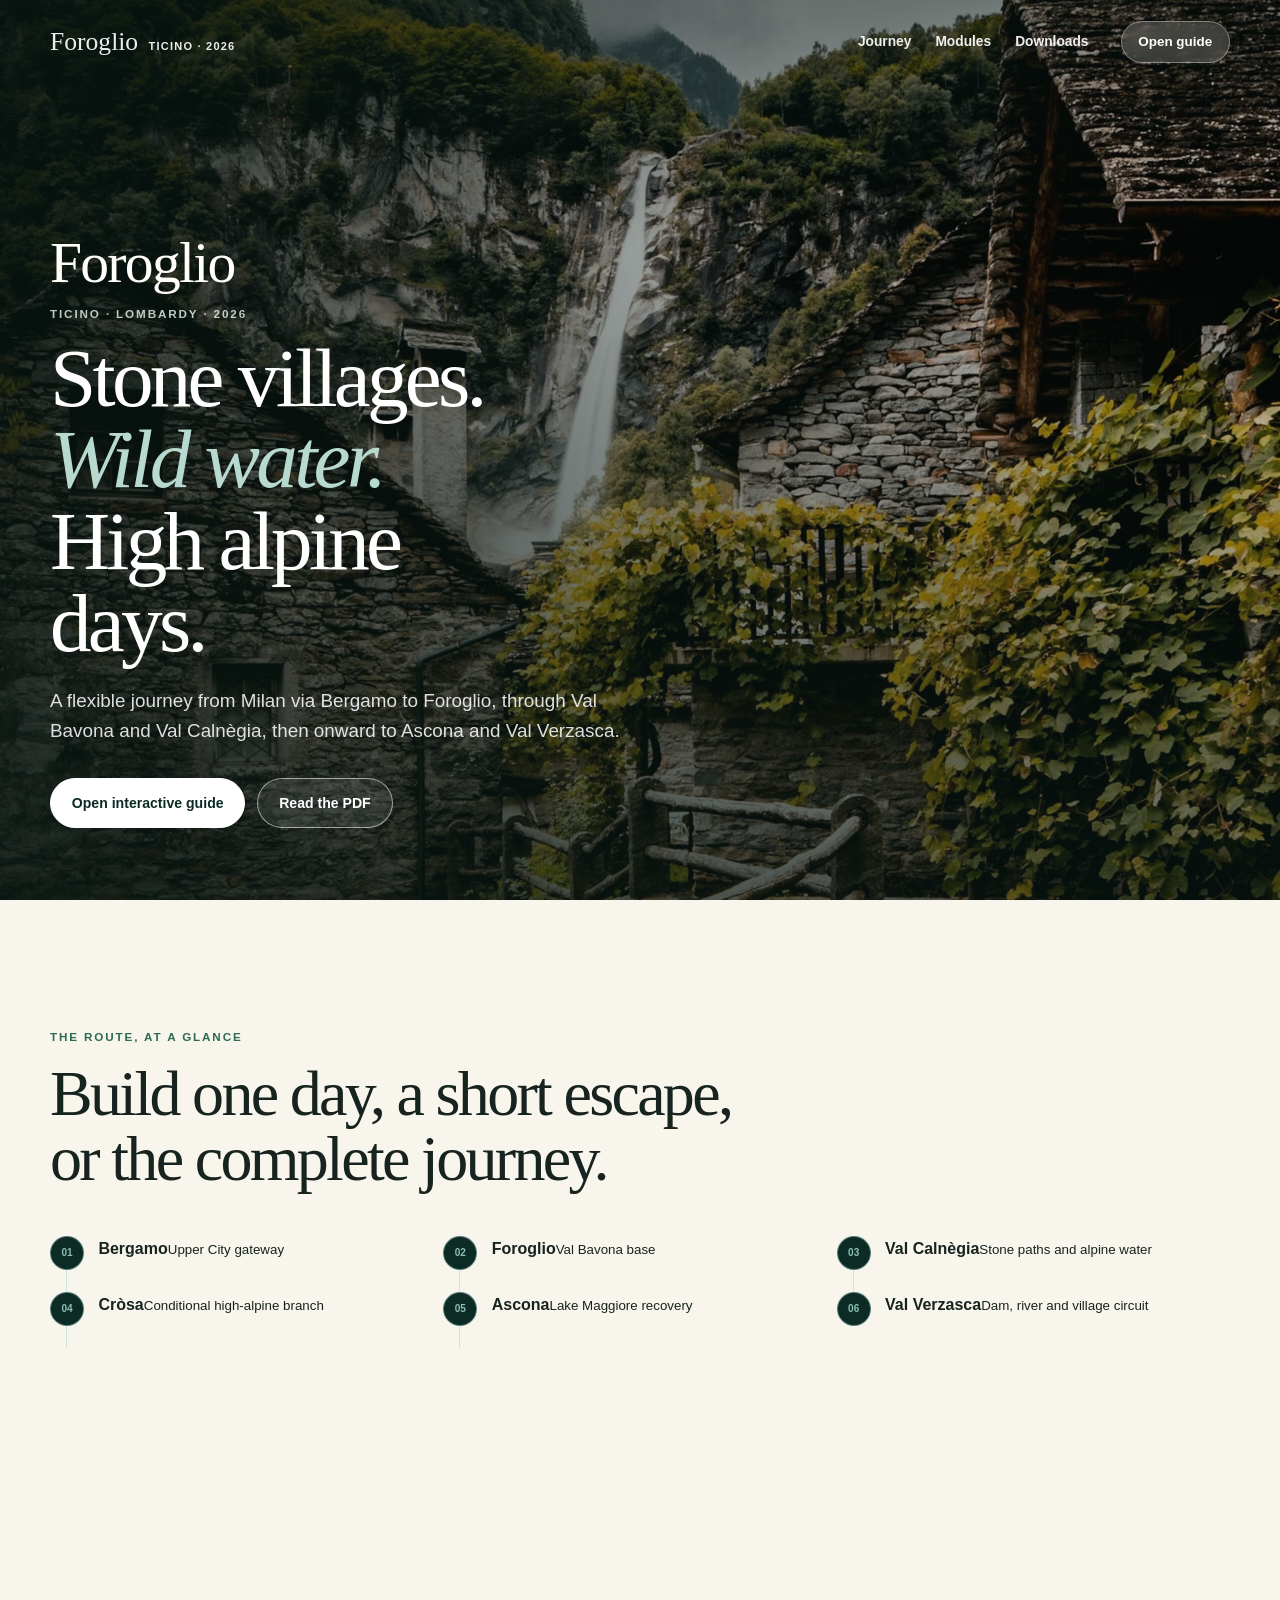
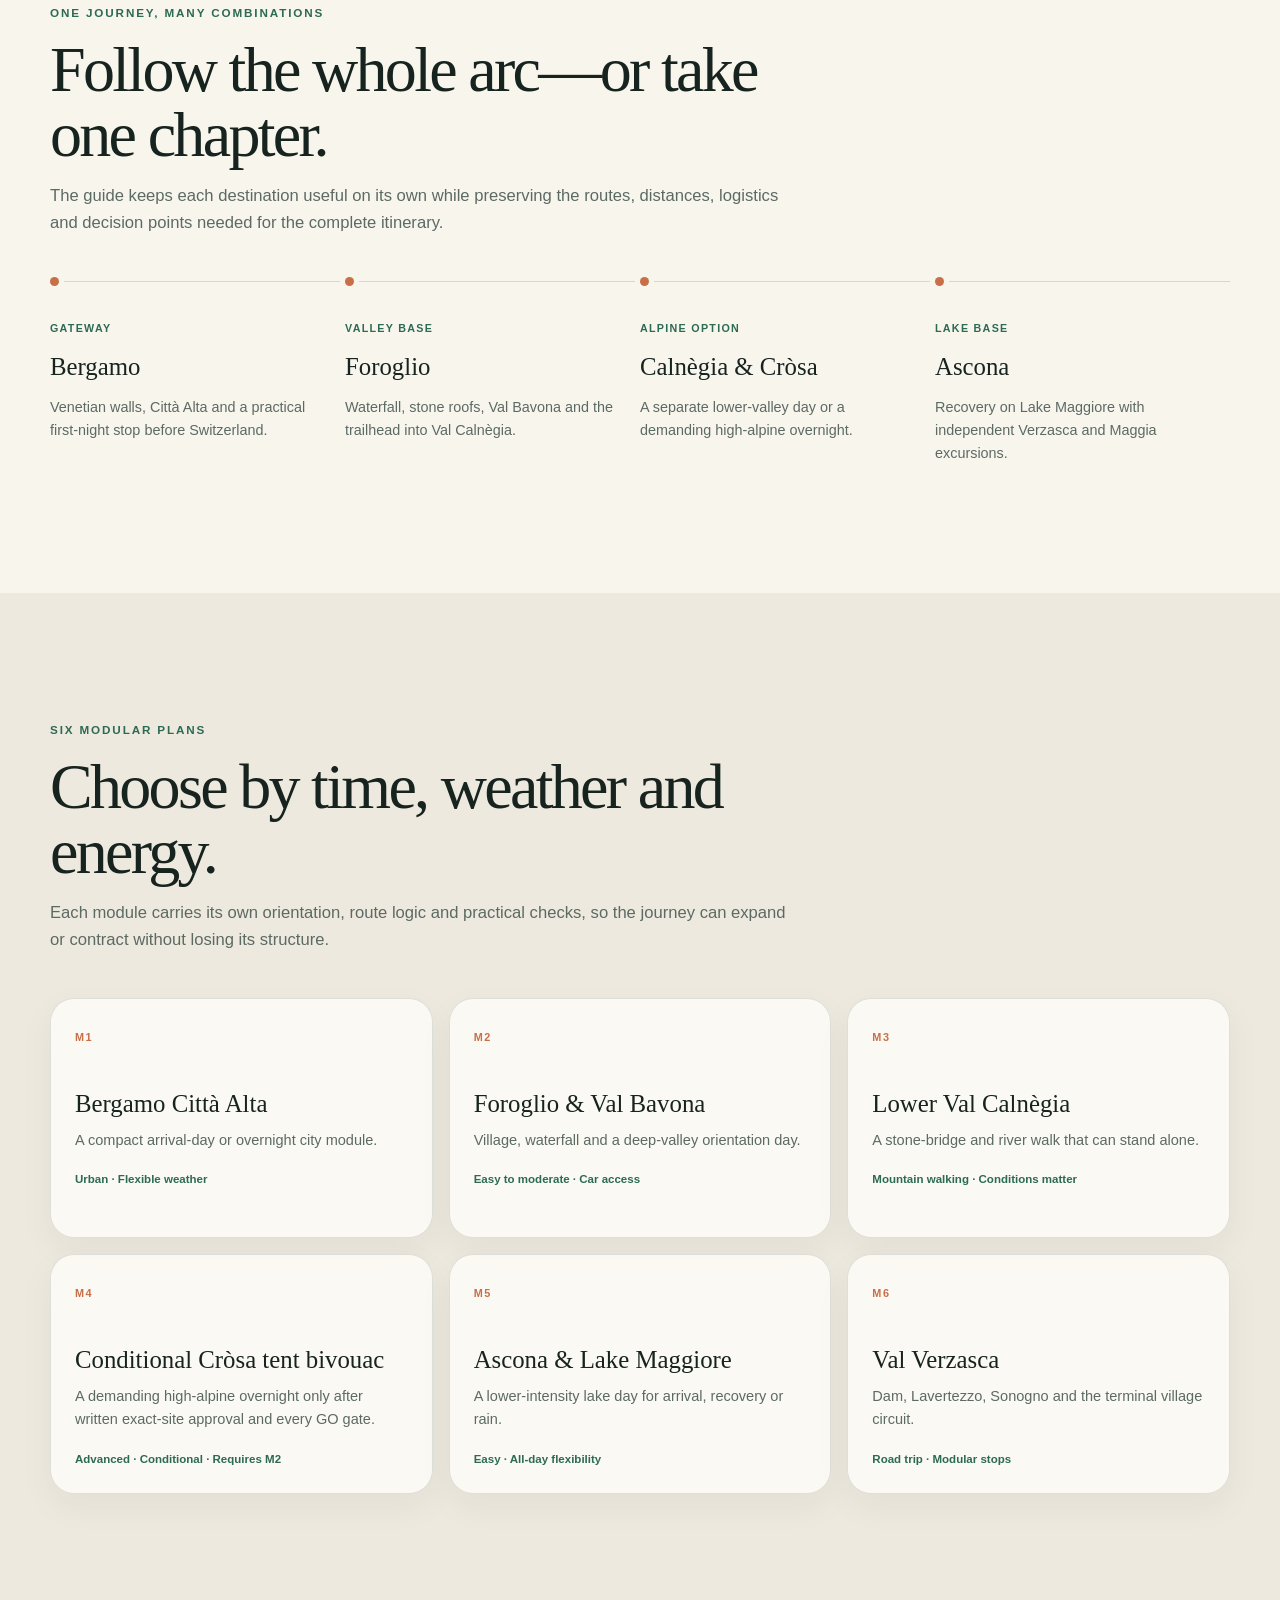
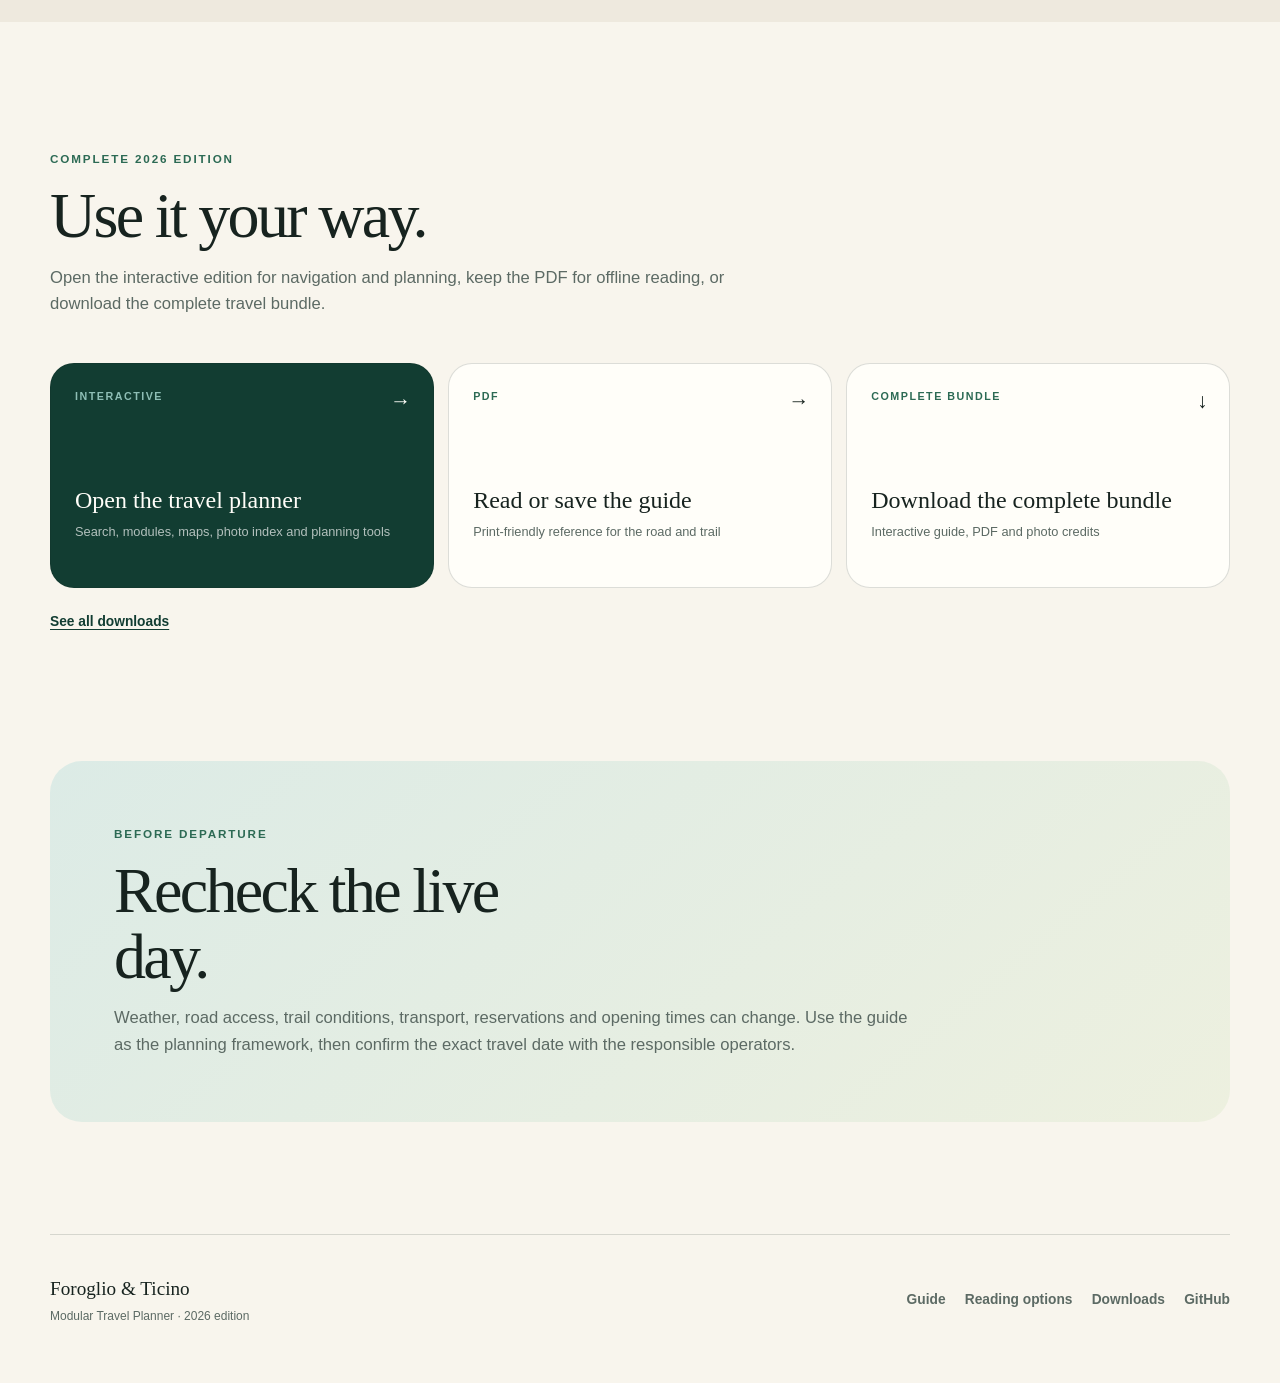
<file: index.html>
<!doctype html>
<html lang="en">
<head>
  <meta charset="utf-8">
  <meta name="viewport" content="width=device-width, initial-scale=1">
  <meta name="theme-color" content="#123d32">
  <meta name="description" content="A modular 2026 travel planner for Foroglio, Val Bavona, Val Calnègia, Ascona, Val Verzasca and the journey through Bergamo.">
  <title>Foroglio &amp; Ticino Modular Travel Planner 2026</title>
  <link rel="icon" href="favicon.svg" type="image/svg+xml">
  <link rel="stylesheet" href="styles.css">
</head>
<body>
  <a class="skip-link" href="#main">Skip to main content</a>

  <header class="site-header">
    <a class="wordmark" href="./" aria-label="Foroglio and Ticino planner home">
      <span class="wordmark__name">Foroglio</span>
      <span class="wordmark__meta">Ticino · 2026</span>
    </a>
    <nav class="site-nav" aria-label="Primary navigation">
      <a href="#journey">Journey</a>
      <a href="#modules">Modules</a>
      <a href="#downloads">Downloads</a>
    </nav>
    <a class="header-action" href="guide/Foroglio_Modular_Travel_Planner_2026_v1_5.html">Open guide</a>
  </header>

  <main id="main" tabindex="-1">
    <section class="hero" aria-labelledby="hero-title">
      <picture class="hero__media" aria-hidden="true">
        <source type="image/jpeg" srcset="assets/images/hero-foroglio-640.jpg 640w, assets/images/hero-foroglio-960.jpg 960w, assets/images/hero-foroglio.jpg 1920w" sizes="100vw" />
        <img src="assets/images/hero-foroglio.jpg" alt="" width="1920" height="1280" fetchpriority="high" decoding="async" />
      </picture>
      <div class="hero__shade" aria-hidden="true"></div>
      <div class="hero__copy">
        <p class="wordmark-hero">Foroglio</p>
        <p class="eyebrow">Ticino · Lombardy · 2026</p>
        <h1 id="hero-title">Stone villages.<br><em>Wild water.</em><br>High alpine days.</h1>
        <p class="hero__lede">A flexible journey from Milan via Bergamo to Foroglio, through Val Bavona and Val Calnègia, then onward to Ascona and Val Verzasca.</p>
        <div class="action-row">
          <a class="button button--primary" href="guide/Foroglio_Modular_Travel_Planner_2026_v1_5.html">Open interactive guide</a>
          <a class="button button--secondary" href="guide/Foroglio_Modular_Travel_Planner_2026_v1_5.pdf">Read the PDF</a>
        </div>
      </div>
    </section>

    <section class="section route-glance" aria-labelledby="route-card-title">
      <div class="section-heading">
        <p class="eyebrow" id="route-card-title">The route, at a glance</p>
        <h2>Build one day, a short escape, or the complete journey.</h2>
      </div>
      <ol class="route-card__list route-card__list--inline">
        <li><span class="route-card__number">01</span><div><strong>Bergamo</strong><small>Upper City gateway</small></div></li>
        <li><span class="route-card__number">02</span><div><strong>Foroglio</strong><small>Val Bavona base</small></div></li>
        <li><span class="route-card__number">03</span><div><strong>Val Calnègia</strong><small>Stone paths and alpine water</small></div></li>
        <li><span class="route-card__number">04</span><div><strong>Cròsa</strong><small>Conditional high-alpine branch</small></div></li>
        <li><span class="route-card__number">05</span><div><strong>Ascona</strong><small>Lake Maggiore recovery</small></div></li>
        <li><span class="route-card__number">06</span><div><strong>Val Verzasca</strong><small>Dam, river and village circuit</small></div></li>
      </ol>
    </section>

    <section class="section journey" id="journey" aria-labelledby="journey-title">
      <div class="section-heading">
        <p class="eyebrow">One journey, many combinations</p>
        <h2 id="journey-title">Follow the whole arc—or take one chapter.</h2>
        <p>The guide keeps each destination useful on its own while preserving the routes, distances, logistics and decision points needed for the complete itinerary.</p>
      </div>
      <div class="journey-line" aria-label="Journey stages">
        <article><span>Gateway</span><h3>Bergamo</h3><p>Venetian walls, Città Alta and a practical first-night stop before Switzerland.</p></article>
        <article><span>Valley base</span><h3>Foroglio</h3><p>Waterfall, stone roofs, Val Bavona and the trailhead into Val Calnègia.</p></article>
        <article><span>Alpine option</span><h3>Calnègia &amp; Cròsa</h3><p>A separate lower-valley day or a demanding high-alpine overnight.</p></article>
        <article><span>Lake base</span><h3>Ascona</h3><p>Recovery on Lake Maggiore with independent Verzasca and Maggia excursions.</p></article>
      </div>
    </section>

    <section class="section section--tint" id="modules" aria-labelledby="modules-title">
      <div class="section-heading">
        <p class="eyebrow">Six modular plans</p>
        <h2 id="modules-title">Choose by time, weather and energy.</h2>
        <p>Each module carries its own orientation, route logic and practical checks, so the journey can expand or contract without losing its structure.</p>
      </div>
      <div class="module-grid">
        <article class="module-card"><span class="module-card__id">M1</span><h3>Bergamo Città Alta</h3><p>A compact arrival-day or overnight city module.</p><small>Urban · Flexible weather</small></article>
        <article class="module-card"><span class="module-card__id">M2</span><h3>Foroglio &amp; Val Bavona</h3><p>Village, waterfall and a deep-valley orientation day.</p><small>Easy to moderate · Car access</small></article>
        <article class="module-card"><span class="module-card__id">M3</span><h3>Lower Val Calnègia</h3><p>A stone-bridge and river walk that can stand alone.</p><small>Mountain walking · Conditions matter</small></article>
        <article class="module-card"><span class="module-card__id">M4</span><h3>Conditional Cròsa tent bivouac</h3><p>A demanding high-alpine overnight only after written exact-site approval and every GO gate.</p><small>Advanced · Conditional · Requires M2</small></article>
        <article class="module-card"><span class="module-card__id">M5</span><h3>Ascona &amp; Lake Maggiore</h3><p>A lower-intensity lake day for arrival, recovery or rain.</p><small>Easy · All-day flexibility</small></article>
        <article class="module-card"><span class="module-card__id">M6</span><h3>Val Verzasca</h3><p>Dam, Lavertezzo, Sonogno and the terminal village circuit.</p><small>Road trip · Modular stops</small></article>
      </div>
    </section>

    <section class="section release" id="downloads" aria-labelledby="downloads-title">
      <div class="section-heading">
        <p class="eyebrow">Complete 2026 edition</p>
        <h2 id="downloads-title">Use it your way.</h2>
        <p>Open the interactive edition for navigation and planning, keep the PDF for offline reading, or download the complete travel bundle.</p>
      </div>
      <div class="download-grid">
        <a class="download-card download-card--featured" href="guide/Foroglio_Modular_Travel_Planner_2026_v1_5.html">
          <span class="download-card__type">Interactive</span>
          <strong>Open the travel planner</strong>
          <small>Search, modules, maps, photo index and planning tools</small>
          <span class="download-card__arrow" aria-hidden="true">→</span>
        </a>
        <a class="download-card" href="guide/Foroglio_Modular_Travel_Planner_2026_v1_5.pdf">
          <span class="download-card__type">PDF</span>
          <strong>Read or save the guide</strong>
          <small>Print-friendly reference for the road and trail</small>
          <span class="download-card__arrow" aria-hidden="true">→</span>
        </a>
        <a class="download-card" href="releases/Foroglio_Modular_Travel_Planner_2026_v1_5_bundle.zip" download>
          <span class="download-card__type">Complete bundle</span>
          <strong>Download the complete bundle</strong>
          <small>Interactive guide, PDF and photo credits</small>
          <span class="download-card__arrow" aria-hidden="true">↓</span>
        </a>
      </div>
      <p class="release-links"><a href="releases/index.html">See all downloads</a></p>
    </section>

    <aside class="travel-note" aria-labelledby="travel-note-title">
      <p class="eyebrow">Before departure</p>
      <h2 id="travel-note-title">Recheck the live day.</h2>
      <p>Weather, road access, trail conditions, transport, reservations and opening times can change. Use the guide as the planning framework, then confirm the exact travel date with the responsible operators.</p>
    </aside>
  </main>

  <footer class="site-footer">
    <div><strong>Foroglio &amp; Ticino</strong><span>Modular Travel Planner · 2026 edition</span></div>
    <nav aria-label="Footer navigation"><a href="guide/Foroglio_Modular_Travel_Planner_2026_v1_5.html">Guide</a><a href="guide/index.html">Reading options</a><a href="releases/index.html">Downloads</a><a href="https://github.com/Senied/Foroglio-Ticino-Travel-Planner-Codex-A">GitHub</a></nav>
  </footer>
</body>
</html>
</file>
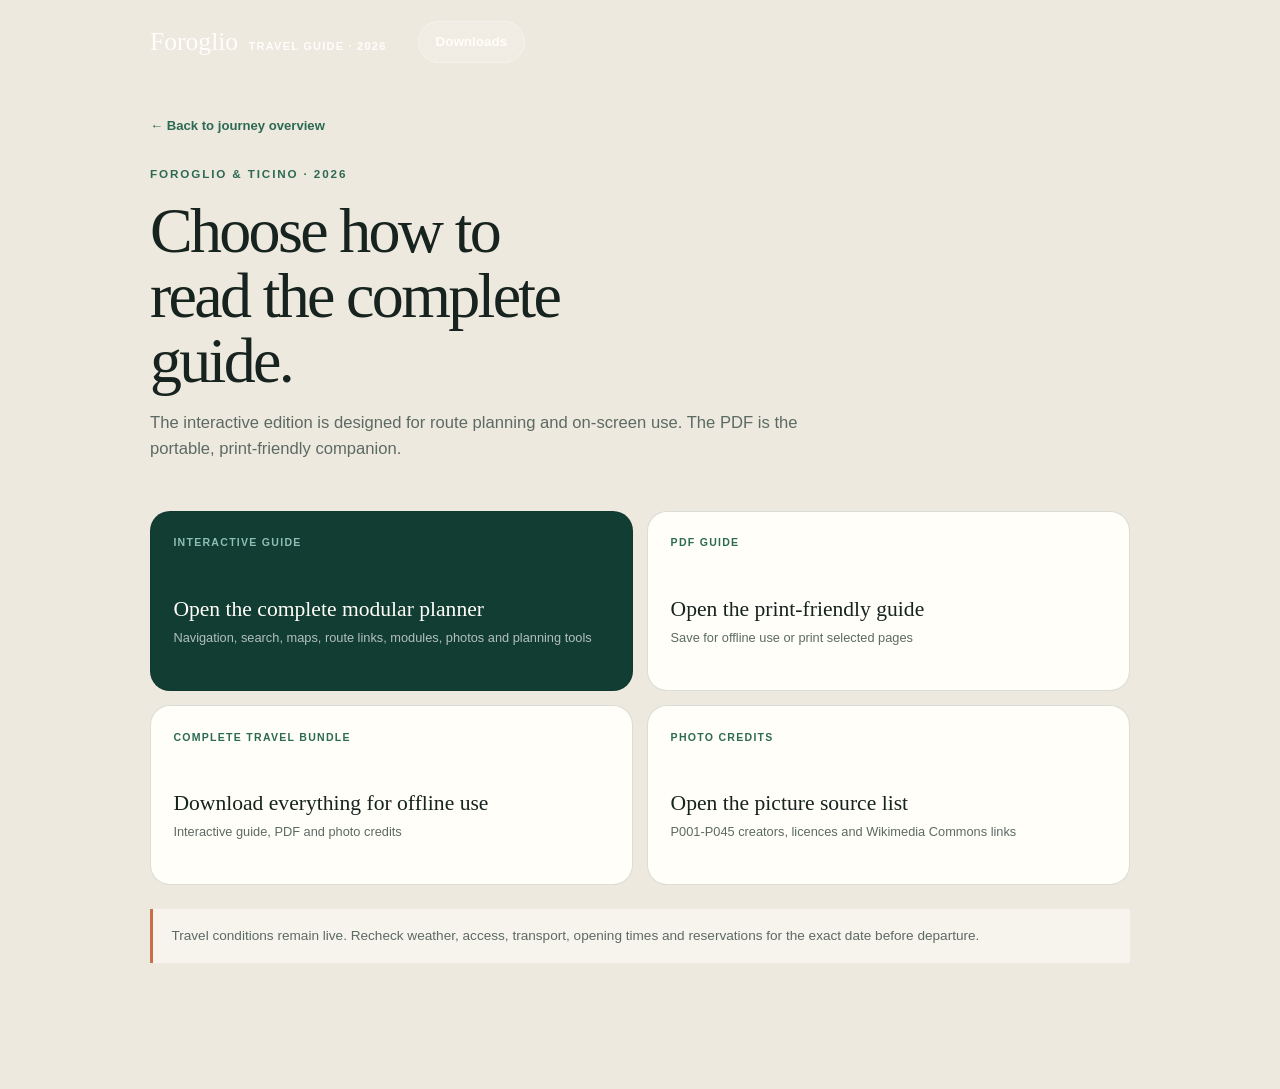
<file: guide/index.html>
<!doctype html>
<html lang="en">
<head>
  <meta charset="utf-8">
  <meta name="viewport" content="width=device-width, initial-scale=1">
  <meta name="theme-color" content="#123d32">
  <meta name="description" content="Choose the interactive, PDF or downloadable edition of the Foroglio and Ticino Modular Travel Planner 2026.">
  <title>Open the Guide · Foroglio &amp; Ticino</title>
  <link rel="icon" href="../favicon.svg" type="image/svg+xml">
  <link rel="stylesheet" href="../styles.css">
</head>
<body class="subpage">
  <a class="skip-link" href="#main">Skip to main content</a>
  <header class="site-header">
    <a class="wordmark" href="../index.html" aria-label="Foroglio and Ticino planner home">
      <span class="wordmark__name">Foroglio</span>
      <span class="wordmark__meta">Travel guide · 2026</span>
    </a>
    <a class="header-action" href="../releases/index.html">Downloads</a>
  </header>

  <main class="submain" id="main" tabindex="-1">
    <a class="back-link" href="../index.html">← Back to journey overview</a>
    <section class="subhero" aria-labelledby="guide-title">
      <p class="eyebrow">Foroglio &amp; Ticino · 2026</p>
      <h1 id="guide-title">Choose how to read the complete guide.</h1>
      <p class="subhero__lede">The interactive edition is designed for route planning and on-screen use. The PDF is the portable, print-friendly companion.</p>
    </section>

    <div class="directory-grid">
      <a class="directory-card directory-card--primary" href="Foroglio_Modular_Travel_Planner_2026_v1_5.html">
        <span class="directory-card__type">Interactive guide</span>
        <strong>Open the complete modular planner</strong>
        <small>Navigation, search, maps, route links, modules, photos and planning tools</small>
      </a>
      <a class="directory-card" href="Foroglio_Modular_Travel_Planner_2026_v1_5.pdf">
        <span class="directory-card__type">PDF guide</span>
        <strong>Open the print-friendly guide</strong>
        <small>Save for offline use or print selected pages</small>
      </a>
      <a class="directory-card" href="../releases/Foroglio_Modular_Travel_Planner_2026_v1_5_bundle.zip" download>
        <span class="directory-card__type">Complete travel bundle</span>
        <strong>Download everything for offline use</strong>
        <small>Interactive guide, PDF and photo credits</small>
      </a>
      <a class="directory-card" href="../releases/Foroglio_Photo_Credits_2026.txt">
        <span class="directory-card__type">Photo credits</span>
        <strong>Open the picture source list</strong>
        <small>P001-P045 creators, licences and Wikimedia Commons links</small>
      </a>
    </div>

    <p class="directory-note">Travel conditions remain live. Recheck weather, access, transport, opening times and reservations for the exact date before departure.</p>
  </main>
</body>
</html>
</file>
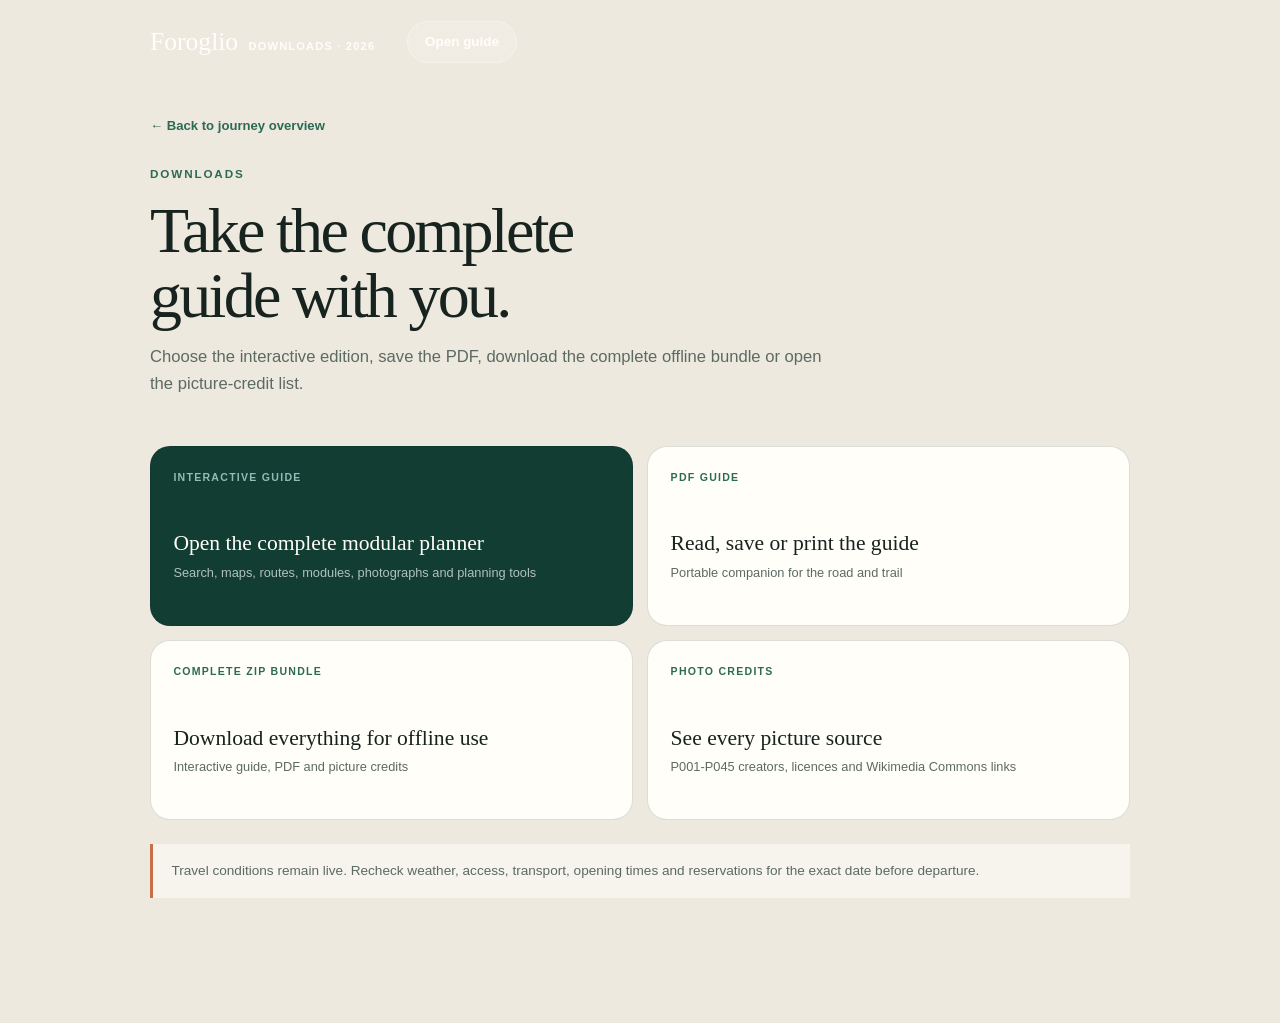
<file: releases/index.html>
<!doctype html>
<html lang="en">
<head>
  <meta charset="utf-8">
  <meta name="viewport" content="width=device-width, initial-scale=1">
  <meta name="theme-color" content="#123d32">
  <meta name="description" content="Download the interactive guide, PDF, complete offline bundle and photo credits for the Foroglio and Ticino Modular Travel Planner 2026.">
  <title>Downloads · Foroglio &amp; Ticino</title>
  <link rel="icon" href="../favicon.svg" type="image/svg+xml">
  <link rel="stylesheet" href="../styles.css">
</head>
<body class="subpage">
  <a class="skip-link" href="#main">Skip to main content</a>
  <header class="site-header">
    <a class="wordmark" href="../index.html" aria-label="Foroglio and Ticino planner home">
      <span class="wordmark__name">Foroglio</span>
      <span class="wordmark__meta">Downloads · 2026</span>
    </a>
    <a class="header-action" href="../guide/index.html">Open guide</a>
  </header>

  <main class="submain" id="main" tabindex="-1">
    <a class="back-link" href="../index.html">← Back to journey overview</a>
    <section class="subhero" aria-labelledby="release-files-title">
      <p class="eyebrow">Downloads</p>
      <h1 id="release-files-title">Take the complete guide with you.</h1>
      <p class="subhero__lede">Choose the interactive edition, save the PDF, download the complete offline bundle or open the picture-credit list.</p>
    </section>

    <div class="directory-grid">
      <a class="directory-card directory-card--primary" href="../guide/Foroglio_Modular_Travel_Planner_2026_v1_5.html">
        <span class="directory-card__type">Interactive guide</span>
        <strong>Open the complete modular planner</strong>
        <small>Search, maps, routes, modules, photographs and planning tools</small>
      </a>
      <a class="directory-card" href="../guide/Foroglio_Modular_Travel_Planner_2026_v1_5.pdf">
        <span class="directory-card__type">PDF guide</span>
        <strong>Read, save or print the guide</strong>
        <small>Portable companion for the road and trail</small>
      </a>
      <a class="directory-card" href="Foroglio_Modular_Travel_Planner_2026_v1_5_bundle.zip" download>
        <span class="directory-card__type">Complete ZIP bundle</span>
        <strong>Download everything for offline use</strong>
        <small>Interactive guide, PDF and picture credits</small>
      </a>
      <a class="directory-card" href="Foroglio_Photo_Credits_2026.txt">
        <span class="directory-card__type">Photo credits</span>
        <strong>See every picture source</strong>
        <small>P001-P045 creators, licences and Wikimedia Commons links</small>
      </a>
    </div>

    <p class="directory-note">Travel conditions remain live. Recheck weather, access, transport, opening times and reservations for the exact date before departure.</p>
  </main>
</body>
</html>
</file>
<file: styles.css>
:root {
  --forest: #123d32;
  --forest-deep: #0b2b24;
  --moss: #2c6a54;
  --water: #8ebeb5;
  --water-pale: #dcebe6;
  --stone: #eee9de;
  --paper: #f8f5ed;
  --white: #fffef9;
  --ink: #17231f;
  --muted: #5c6a64;
  --clay: #c86f48;
  --line: rgba(23, 35, 31, 0.15);
  --shadow: 0 24px 70px rgba(11, 43, 36, 0.13);
  --radius: 24px;
  --max: 1180px;
}

* { box-sizing: border-box; }

html {
  max-width: 100%;
  overflow-x: hidden;
  scroll-behavior: smooth;
}

body {
  margin: 0;
  max-width: 100%;
  overflow-x: hidden;
  color: var(--ink);
  background: var(--paper);
  font-family: Inter, Aptos, "Segoe UI", Helvetica, Arial, sans-serif;
  line-height: 1.6;
  text-rendering: optimizeLegibility;
}

a { color: inherit; }

a:focus-visible,
[tabindex]:focus-visible {
  outline: 3px solid var(--clay);
  outline-offset: 4px;
}

.skip-link {
  position: fixed;
  top: 0.75rem;
  left: 0.75rem;
  z-index: 100;
  padding: 0.7rem 1rem;
  border-radius: 10px;
  color: var(--white);
  background: var(--forest-deep);
  transform: translateY(-160%);
}

.skip-link:focus { transform: none; }

.site-header {
  position: absolute;
  top: 0;
  left: 0;
  right: 0;
  z-index: 20;
  display: flex;
  align-items: center;
  gap: 2rem;
  width: min(calc(100% - 2rem), var(--max));
  min-height: 84px;
  margin: 0 auto;
  border-bottom: 0;
  color: var(--white);
}

.site-header .wordmark__name,
.site-header .wordmark__meta,
.site-header .site-nav a {
  color: rgba(255, 255, 255, 0.92);
}

.site-header .site-nav a:hover { color: #fff; }

.site-header .header-action {
  background: rgba(255, 255, 255, 0.16);
  border: 1px solid rgba(255, 255, 255, 0.35);
  backdrop-filter: blur(8px);
}

.wordmark {
  display: flex;
  align-items: baseline;
  gap: 0.65rem;
  text-decoration: none;
}

.wordmark__name {
  font-family: Georgia, "Times New Roman", serif;
  font-size: 1.6rem;
  line-height: 1;
}

.wordmark__meta {
  color: var(--muted);
  font-size: 0.69rem;
  font-weight: 700;
  letter-spacing: 0.11em;
  text-transform: uppercase;
}

.hero {
  position: relative;
  isolation: isolate;
  display: grid;
  align-items: end;
  width: 100%;
  min-height: 100svh;
  margin: 0;
  padding: 0;
  overflow: hidden;
}

.hero__media,
.hero__media img {
  position: absolute;
  inset: 0;
  width: 100%;
  height: 100%;
  object-fit: cover;
  z-index: 0;
}

.hero__shade {
  position: absolute;
  inset: 0;
  z-index: 1;
  background:
    linear-gradient(90deg, rgba(8, 22, 18, 0.78) 0%, rgba(8, 22, 18, 0.42) 48%, rgba(8, 22, 18, 0.18) 100%),
    linear-gradient(180deg, rgba(8, 22, 18, 0.35) 0%, transparent 28%, rgba(8, 22, 18, 0.55) 100%);
}

.hero__copy {
  position: relative;
  z-index: 2;
  width: min(calc(100% - 2rem), var(--max));
  margin: 0 auto;
  padding: 7.5rem 0 4.5rem;
  color: var(--white);
}

.wordmark-hero {
  margin: 0 0 0.85rem;
  font-family: Georgia, "Times New Roman", serif;
  font-size: clamp(2.4rem, 6vw, 3.6rem);
  line-height: 1;
  letter-spacing: -0.03em;
}

.hero .eyebrow {
  color: rgba(220, 235, 230, 0.85);
}

.hero h1 {
  max-width: 12ch;
  margin: 0;
  font-family: Georgia, "Times New Roman", serif;
  font-size: clamp(2.8rem, 6.5vw, 5.2rem);
  font-weight: 400;
  letter-spacing: -0.045em;
  line-height: 0.98;
  color: #fff;
}

.hero h1 em { color: #b7d9cf; font-weight: 400; }

.hero__lede {
  max-width: 38rem;
  margin: 1.35rem 0 0;
  color: rgba(255, 255, 255, 0.86);
  font-size: clamp(1.02rem, 1.8vw, 1.18rem);
}

.hero .button--primary {
  color: var(--forest-deep);
  background: #fff;
  border-color: #fff;
}

.hero .button--secondary {
  color: #fff;
  background: rgba(255, 255, 255, 0.08);
  border-color: rgba(255, 255, 255, 0.55);
}

.route-glance {
  padding-top: 4.5rem;
}

.route-card__list--inline {
  display: grid;
  grid-template-columns: repeat(3, minmax(0, 1fr));
  gap: 1rem 1.25rem;
  margin: 0;
  padding: 0;
  list-style: none;
}

.hero::before,
.hero::after {
  display: none !important;
}

.wordmark__name {
  font-family: Georgia, "Times New Roman", serif;
  font-size: 1.6rem;
  line-height: 1;
}

.wordmark__meta {
  color: var(--muted);
  font-size: 0.69rem;
  font-weight: 700;
  letter-spacing: 0.11em;
  text-transform: uppercase;
}

.site-nav {
  display: flex;
  gap: 1.5rem;
  margin-left: auto;
}

.site-nav a,
.site-footer a {
  color: var(--muted);
  font-size: 0.86rem;
  font-weight: 700;
  text-decoration: none;
}

.site-nav a:hover,
.site-footer a:hover { color: var(--forest); }

.site-header .site-nav a,
.site-header .wordmark__name,
.site-header .wordmark__meta {
  color: rgba(255, 255, 255, 0.92);
}

.site-header .site-nav a:hover { color: #fff; }

.header-action {
  display: inline-flex;
  align-items: center;
  justify-content: center;
  min-height: 42px;
  padding: 0 1.05rem;
  border-radius: 999px;
  color: var(--white);
  background: var(--forest);
  font-size: 0.84rem;
  font-weight: 750;
  text-decoration: none;
}

.eyebrow {
  margin: 0 0 0.9rem;
  color: var(--moss);
  font-size: 0.73rem;
  font-weight: 800;
  letter-spacing: 0.16em;
  text-transform: uppercase;
}

.action-row {
  display: flex;
  flex-wrap: wrap;
  gap: 0.75rem;
  margin-top: 2rem;
}

.button {
  display: inline-flex;
  align-items: center;
  justify-content: center;
  min-height: 50px;
  padding: 0 1.3rem;
  border: 1px solid var(--forest);
  border-radius: 999px;
  font-size: 0.88rem;
  font-weight: 800;
  text-decoration: none;
  transition: transform 180ms ease, background 180ms ease, color 180ms ease;
}

.button:hover { transform: translateY(-2px); }
.button--primary { color: var(--white); background: var(--forest); }
.button--secondary { color: var(--forest); background: transparent; }

.route-card {
  position: relative;
  overflow: hidden;
  padding: clamp(1.5rem, 4vw, 2.2rem);
  border: 1px solid rgba(255, 255, 255, 0.45);
  border-radius: 30px;
  color: var(--white);
  background: linear-gradient(155deg, rgba(18, 61, 50, 0.98), rgba(11, 43, 36, 0.94));
  box-shadow: var(--shadow);
}

.route-card::after {
  content: "";
  position: absolute;
  right: -70px;
  bottom: -95px;
  width: 240px;
  height: 240px;
  border: 1px solid rgba(255, 255, 255, 0.14);
  border-radius: 50%;
  box-shadow: 0 0 0 30px rgba(255, 255, 255, 0.04), 0 0 0 62px rgba(255, 255, 255, 0.03);
}

.route-card__label {
  margin: 0 0 1.5rem;
  color: var(--water);
  font-size: 0.7rem;
  font-weight: 800;
  letter-spacing: 0.15em;
  text-transform: uppercase;
}

.route-card__list {
  position: relative;
  z-index: 1;
  display: grid;
  gap: 0;
  margin: 0;
  padding: 0;
  list-style: none;
}

.route-card__list li {
  position: relative;
  display: grid;
  grid-template-columns: 34px 1fr;
  gap: 0.9rem;
  padding: 0 0 1.35rem;
}

.route-card__list li:not(:last-child)::after {
  content: "";
  position: absolute;
  top: 25px;
  bottom: 0;
  left: 16px;
  width: 1px;
  background: rgba(142, 190, 181, 0.35);
}

.route-card__number {
  position: relative;
  z-index: 1;
  display: grid;
  place-items: center;
  width: 34px;
  height: 34px;
  border: 1px solid rgba(142, 190, 181, 0.55);
  border-radius: 50%;
  color: var(--water);
  background: var(--forest-deep);
  font-size: 0.63rem;
  font-weight: 800;
}

.route-card strong { display: block; font-family: Georgia, serif; font-size: 1.2rem; font-weight: 400; }
.route-card small { display: block; color: rgba(255, 255, 255, 0.66); font-size: 0.8rem; }
.route-card__note { position: relative; z-index: 1; margin: 0.4rem 0 0; padding-top: 1.1rem; border-top: 1px solid rgba(255, 255, 255, 0.16); color: rgba(255, 255, 255, 0.74); font-size: 0.84rem; }

.section {
  width: min(calc(100% - 2rem), var(--max));
  margin: 0 auto;
  padding: clamp(5rem, 10vw, 8.5rem) 0;
}

.section--tint {
  width: 100%;
  padding-right: max(1rem, calc((100% - var(--max)) / 2));
  padding-left: max(1rem, calc((100% - var(--max)) / 2));
  background: var(--stone);
}

.section-heading { max-width: 46rem; margin-bottom: 2.8rem; }
.section-heading h2,
.travel-note h2,
.subhero h1 {
  margin: 0;
  font-family: Georgia, "Times New Roman", serif;
  font-size: clamp(2.3rem, 5vw, 4.3rem);
  font-weight: 400;
  letter-spacing: -0.042em;
  line-height: 1.02;
}

.section-heading > p:last-child,
.travel-note > p:last-child,
.subhero__lede { margin: 1rem 0 0; color: var(--muted); font-size: 1.04rem; }

.journey-line {
  display: grid;
  grid-template-columns: repeat(4, minmax(0, 1fr));
  border-top: 1px solid var(--line);
}

.journey-line article { position: relative; padding: 2rem 1.4rem 0 0; }
.journey-line article::before { content: ""; position: absolute; top: -5px; left: 0; width: 9px; height: 9px; border-radius: 50%; background: var(--clay); box-shadow: 0 0 0 5px var(--paper); }
.journey-line span { color: var(--moss); font-size: 0.67rem; font-weight: 800; letter-spacing: 0.12em; text-transform: uppercase; }
.journey-line h3 { margin: 0.45rem 0 0.55rem; font-family: Georgia, serif; font-size: 1.55rem; font-weight: 400; }
.journey-line p { margin: 0; color: var(--muted); font-size: 0.9rem; }

.module-grid {
  display: grid;
  grid-template-columns: repeat(3, minmax(0, 1fr));
  gap: 1rem;
}

.module-card {
  min-height: 240px;
  padding: 1.5rem;
  border: 1px solid rgba(23, 35, 31, 0.12);
  border-radius: var(--radius);
  background: rgba(255, 254, 249, 0.78);
  box-shadow: 0 12px 34px rgba(11, 43, 36, 0.05);
}

.module-card__id { color: var(--clay); font-size: 0.68rem; font-weight: 850; letter-spacing: 0.14em; }
.module-card h3 { margin: 2.6rem 0 0.65rem; font-family: Georgia, serif; font-size: 1.55rem; font-weight: 400; line-height: 1.12; }
.module-card p { margin: 0; color: var(--muted); font-size: 0.91rem; }
.module-card small { display: block; margin-top: 1.15rem; color: var(--moss); font-size: 0.72rem; font-weight: 750; }

.download-grid { display: grid; grid-template-columns: repeat(3, minmax(0, 1fr)); gap: 0.9rem; }
.download-card { position: relative; display: grid; min-height: 225px; padding: 1.5rem; border: 1px solid var(--line); border-radius: var(--radius); background: var(--white); text-decoration: none; transition: transform 180ms ease, box-shadow 180ms ease; }
.download-card:hover { transform: translateY(-4px); box-shadow: var(--shadow); }
.download-card--featured { color: var(--white); background: var(--forest); }
.download-card__type { color: var(--moss); font-size: 0.67rem; font-weight: 850; letter-spacing: 0.14em; text-transform: uppercase; }
.download-card--featured .download-card__type { color: var(--water); }
.download-card strong { align-self: end; margin-top: 2.6rem; font-family: Georgia, serif; font-size: 1.5rem; font-weight: 400; line-height: 1.1; }
.download-card small { margin-top: 0.55rem; color: var(--muted); font-size: 0.8rem; }
.download-card--featured small { color: rgba(255, 255, 255, 0.68); }
.download-card__arrow { position: absolute; top: 1.25rem; right: 1.35rem; font-size: 1.3rem; }
.release-links { margin: 1.25rem 0 0; }
.release-links a { color: var(--forest); font-size: 0.86rem; font-weight: 800; text-underline-offset: 0.25em; }

.travel-note {
  width: min(calc(100% - 2rem), var(--max));
  margin: 0 auto 7rem;
  padding: clamp(2rem, 6vw, 4rem);
  border-radius: 32px;
  background: linear-gradient(140deg, var(--water-pale), #edf0df);
}

.travel-note h2 { max-width: 12ch; }
.travel-note > p:last-child { max-width: 50rem; }

.site-footer {
  display: flex;
  justify-content: space-between;
  gap: 2rem;
  width: min(calc(100% - 2rem), var(--max));
  margin: 0 auto;
  padding: 2.4rem 0 3.5rem;
  border-top: 1px solid var(--line);
}

.site-footer > div { display: grid; gap: 0.2rem; }
.site-footer strong { font-family: Georgia, serif; font-size: 1.2rem; font-weight: 400; }
.site-footer span { color: var(--muted); font-size: 0.75rem; }
.site-footer nav { display: flex; flex-wrap: wrap; gap: 1.2rem; align-items: center; }

/* Interior directory pages */
.subpage { min-height: 100vh; background: var(--stone); }
.subpage .site-header { width: min(calc(100% - 2rem), 980px); }
.submain { width: min(calc(100% - 2rem), 980px); margin: 0 auto; padding: clamp(4rem, 9vw, 7rem) 0; }
.subhero { max-width: 720px; margin-bottom: 3rem; }
.subhero h1 { max-width: 14ch; }
.subhero__lede { max-width: 42rem; }
.back-link { display: inline-flex; margin-bottom: 1.8rem; color: var(--moss); font-size: 0.82rem; font-weight: 800; text-decoration: none; }
.directory-grid { display: grid; grid-template-columns: repeat(2, minmax(0, 1fr)); gap: 0.9rem; }
.directory-card { display: grid; gap: 0.45rem; min-height: 180px; padding: 1.4rem; border: 1px solid var(--line); border-radius: 20px; background: var(--white); text-decoration: none; }
.directory-card:hover { border-color: var(--moss); }
.directory-card__type { color: var(--moss); font-size: 0.66rem; font-weight: 850; letter-spacing: 0.12em; text-transform: uppercase; }
.directory-card strong { align-self: end; font-family: Georgia, serif; font-size: 1.35rem; font-weight: 400; line-height: 1.12; overflow-wrap: anywhere; }
.directory-card small { color: var(--muted); font-size: 0.8rem; }
.directory-card--primary { color: var(--white); background: var(--forest); }
.directory-card--primary .directory-card__type { color: var(--water); }
.directory-card--primary small { color: rgba(255, 255, 255, 0.68); }
.directory-note { margin-top: 1.5rem; padding: 1rem 1.15rem; border-left: 3px solid var(--clay); color: var(--muted); background: rgba(255, 254, 249, 0.55); font-size: 0.85rem; }

@media (max-width: 900px) {
  .route-card__list--inline { grid-template-columns: repeat(2, minmax(0, 1fr)); }
  .route-card { width: min(100%, 600px); }
  .journey-line { grid-template-columns: repeat(2, minmax(0, 1fr)); gap: 2.2rem 1rem; }
  .module-grid { grid-template-columns: repeat(2, minmax(0, 1fr)); }
  .download-grid { grid-template-columns: 1fr; }
  .download-card { min-height: 190px; }
}

@media (max-width: 680px) {
  .site-header { min-height: 72px; }
  .site-nav { display: none; }
  .header-action { margin-left: auto; }
  .wordmark__meta { display: none; }
  .hero { min-height: 100svh; }
  .hero__copy { padding: 6.5rem 0 3.2rem; }
  .hero h1 { font-size: clamp(2.6rem, 12vw, 3.8rem); }
  .route-card__list--inline { grid-template-columns: 1fr; }
  .journey-line,
  .module-grid,
  .directory-grid { grid-template-columns: 1fr; }
  .journey-line { border-top: 0; }
  .journey-line article { padding: 0 0 1.5rem 1.3rem; border-left: 1px solid var(--line); }
  .journey-line article::before { top: 0.55rem; left: -5px; box-shadow: 0 0 0 5px var(--paper); }
  .module-card { min-height: 210px; }
  .site-footer { display: grid; }
  .site-footer nav { gap: 0.8rem 1.2rem; }
}

@media (prefers-reduced-motion: reduce) {
  html { scroll-behavior: auto; }
  *, *::before, *::after { transition-duration: 0.01ms !important; animation-duration: 0.01ms !important; }
}

@media print {
  .site-header, .action-row, .site-footer { display: none; }
  body { background: #fff; }
  .hero, .section, .travel-note { width: 100%; padding: 2rem 0; }
  .hero { min-height: auto; }
  .hero__media, .hero__shade { display: none; }
  .hero__copy { color: var(--ink); }
}
</file>
